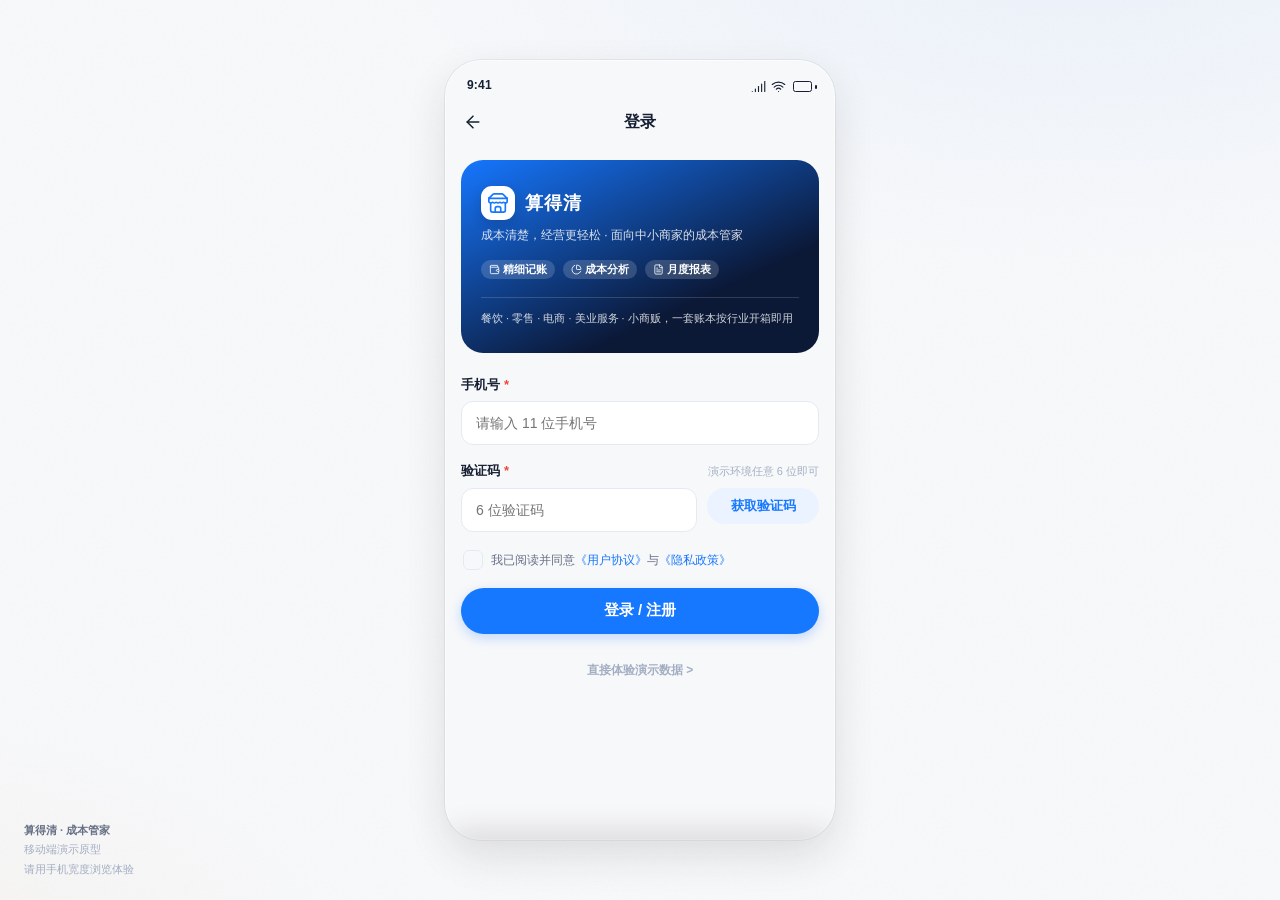
<file: cost-book-mini/index.html>
<!DOCTYPE html>
<html lang="zh-CN">
<head>
<meta charset="UTF-8">
<meta name="viewport" content="width=device-width, initial-scale=1.0, maximum-scale=1.0, user-scalable=no, viewport-fit=cover">
<title>算得清 · 商家成本管家</title>
<link rel="stylesheet" href="styles.css">
</head>
<body>
<!-- 桌面演示说明 -->
<div class="desk-hint"><b>算得清 · 成本管家</b><br>移动端演示原型<br>请用手机宽度浏览体验</div>

<div class="stage">
  <div class="phone">

    <!-- 状态栏 -->
    <div class="statusbar">
      <span class="t-num">9:41</span>
      <span class="sb-icons">
        <i class="ic" data-ic="signal"></i>
        <i class="ic" data-ic="wifi"></i>
        <i class="ic batt"></i>
      </span>
    </div>

    <!-- 导航栏（子页/自定义标题由路由更新） -->
    <nav class="navbar">
      <button class="nav-back" id="navBack" aria-label="返回" hidden><i class="ic" data-ic="arrow-left"></i></button>
      <div class="nav-title" id="navTitle">工作台</div>
      <div class="nav-side" id="navSide"></div>
    </nav>

    <!-- 屏幕槽 -->
    <div class="screens" id="screens">
      <!-- ====== 登录注册 ====== -->
      <section class="screen" data-screen="login" data-title="登录"></section>

      <!-- ====== 行业引导向导 ====== -->
      <section class="screen" data-screen="onboarding" data-title="行业引导"></section>

      <!-- ====== Tab 屏：工作台 ====== -->
      <section class="screen is-tab is-active" data-screen="home" data-title="工作台">
        <div id="homeKpi"></div>
        <div id="homeTrend"></div>
        <div id="homeAlerts"></div>
      </section>

      <!-- ====== Tab 屏：记账 ====== -->
      <section class="screen is-tab" data-screen="record" data-title="记账">
        <div id="recordList"></div>
      </section>

      <!-- ====== Tab 屏：分析 ====== -->
      <section class="screen is-tab" data-screen="analysis" data-title="成本分析">
        <div id="analysisShare"></div>
        <div id="analysisTrend"></div>
        <div id="analysisTop"></div>
        <div id="analysisSupplier"></div>
        <div id="anaHidden"></div>
      </section>

      <!-- ====== Tab 屏：我的 ====== -->
      <section class="screen is-tab" data-screen="mine" data-title="我的">
        <div id="mineBody"></div>
      </section>

      <!-- ====== 子页：记一笔 ====== -->
      <section class="screen" data-screen="form" data-title="记一笔"></section>

      <!-- ====== 子页：行业成本卡 ====== -->
      <section class="screen" data-screen="product" data-title="成本卡"></section>

      <!-- ====== 子页：行业成本卡详情 ====== -->
      <section class="screen" data-screen="product-detail" data-title="成本详情"></section>

      <!-- ====== 子页：成本报表 ====== -->
      <section class="screen" data-screen="reports" data-title="成本报表"></section>

      <!-- ====== 子页：报表详情 ====== -->
      <section class="screen" data-screen="report-detail" data-title="月度报表"></section>

      <!-- ====== 子页：供应商管理 ====== -->
      <section class="screen" data-screen="suppliers" data-title="供应商"></section>

      <!-- ====== 子页：分类管理 ====== -->
      <section class="screen" data-screen="categories" data-title="分类管理"></section>
    </div>

    <!-- 底部 TabBar（冻结，顺序不可改） -->
    <nav class="tabbar" id="tabbar">
      <a href="#" data-tab="home" data-ic="layout-dashboard"><i class="ic" data-ic="layout-dashboard"></i><span>工作台</span></a>
      <a href="#" data-tab="record" data-ic="wallet"><i class="ic" data-ic="wallet"></i><span>记账</span></a>
      <a href="#" data-tab="analysis" data-ic="pie-chart"><i class="ic" data-ic="pie-chart"></i><span>分析</span></a>
      <a href="#" data-tab="mine" data-ic="user"><i class="ic" data-ic="user"></i><span>我的</span></a>
    </nav>

    <!-- 记账页悬浮记账按钮（仅 record 屏显示） -->
    <button class="c-fab is-hidden" id="fabAdd" data-navto="form" aria-label="记一笔"><i class="ic" data-ic="plus"></i></button>

    <!-- 全局交互层 -->
    <div class="c-toast" id="toast"></div>
    <div class="c-mask" id="mask"></div>
    <div class="c-sheet" id="sheet"></div>
    <div class="c-dialog" id="dialog">
      <div class="c-dialog__title">确认操作</div>
      <div class="c-dialog__desc"></div>
      <div class="c-dialog__btns">
        <button class="c-btn c-btn--ghost js-dialog-cancel">取消</button>
        <button class="c-btn c-btn--primary js-dialog-ok">确定</button>
      </div>
    </div>

  </div>
</div>

<!-- 离线图标库：注入 data-ic -->
<script src="icons.js"></script>
<!-- 单一数据源 -->
<script src="mock.js"></script>
<!-- API 桩层（未来真实接口替换点） -->
<script src="api.js"></script>
<!-- 应用核心：路由 / 通用交互 / Tab 屏渲染 -->
<script src="app.js"></script>
<!-- 子页逻辑：记一笔 / 菜品成本 / 报表 / 供应商 / 分类 -->
<script src="subpages.js"></script>
<!-- 登录注册 + 行业引导向导 -->
<script src="onboarding.js"></script>
<!-- 隐性成本算法引擎 -->
<script src="hidden-cost.js"></script>
<!-- 挂载启动 -->
<script>
  (function () {
    injectIcons();
    App.init();
  })();
</script>
</body>
</html>
</file>
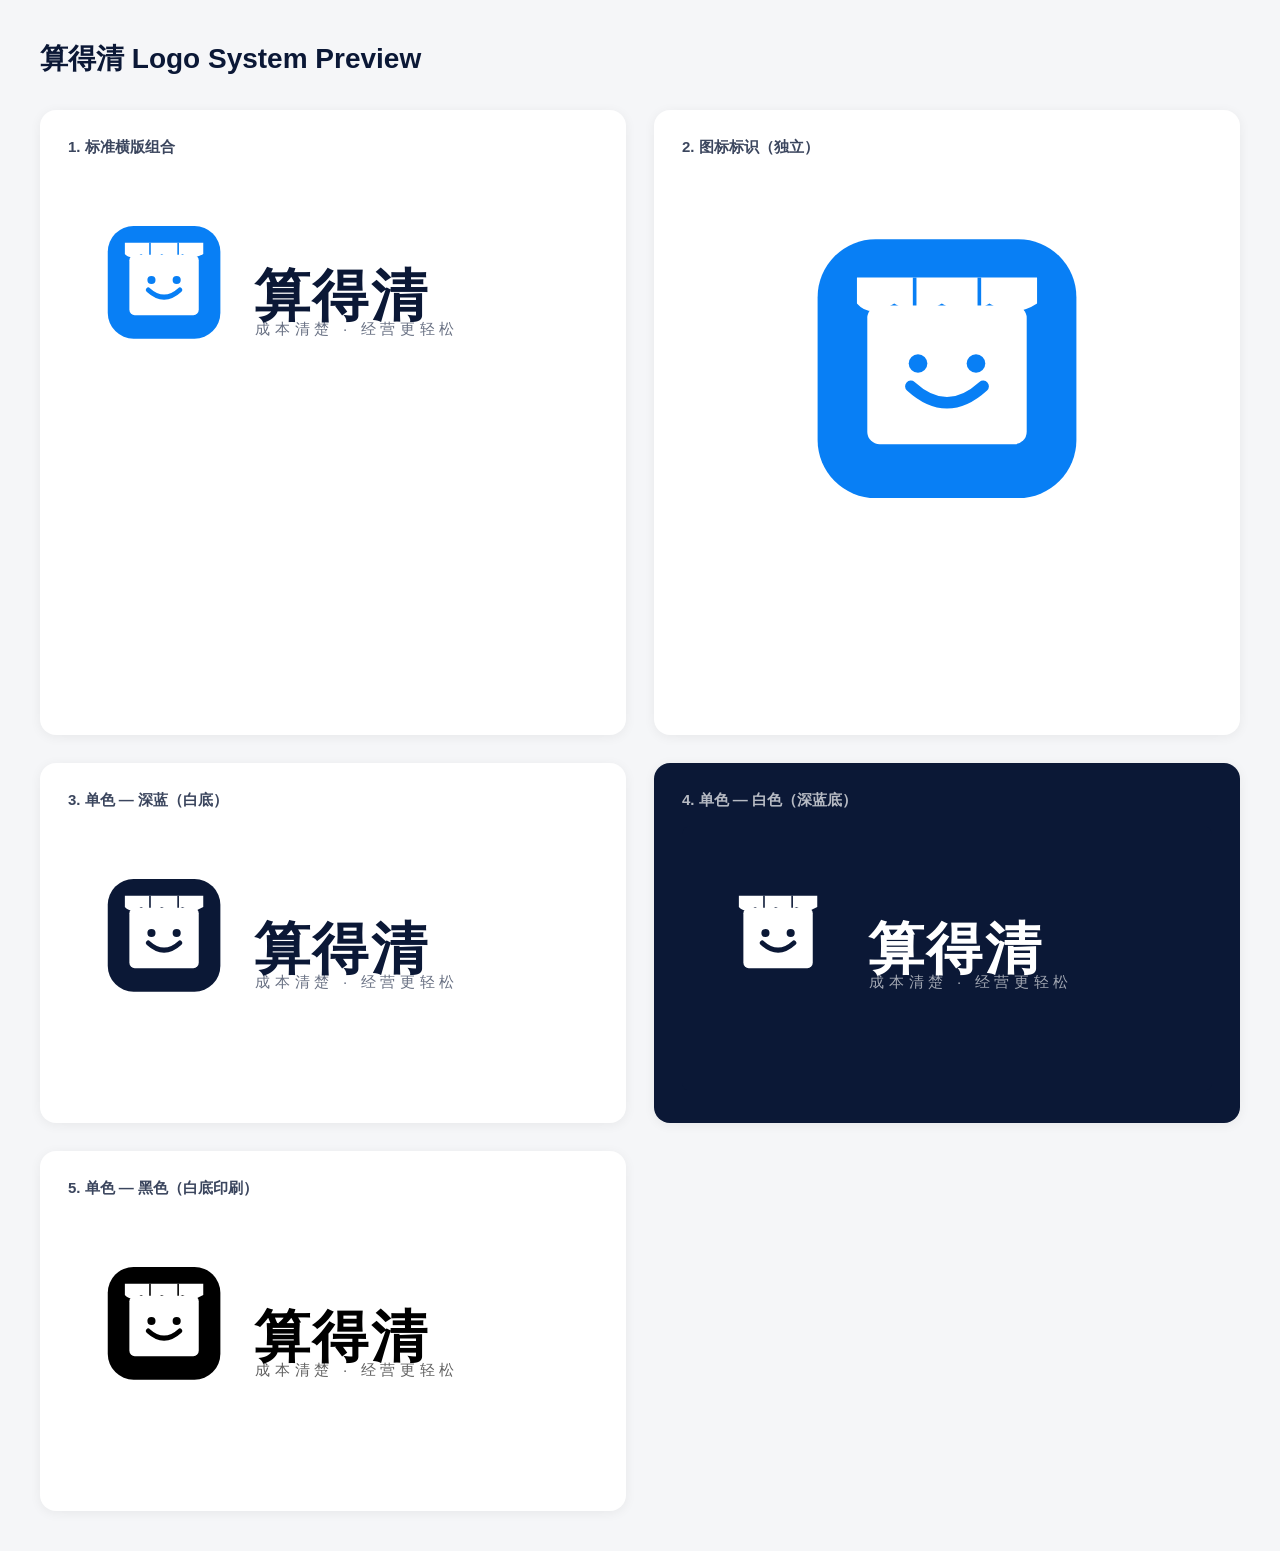
<file: suandeqing-logo/index.html>
﻿<!DOCTYPE html>
<html lang='zh-CN'>
<head>
<meta charset='UTF-8'>
<meta name='viewport' content='width=device-width, initial-scale=1.0'>
<title>算得清 Logo 预览</title>
<style>
  * { margin: 0; padding: 0; box-sizing: border-box; }
  body { font-family: 'PingFang SC','Microsoft YaHei',sans-serif; background: #f5f6f8; color: #0B1836; padding: 40px; }
  h1 { font-size: 28px; margin-bottom: 32px; font-weight: 800; }
  .grid { display: grid; grid-template-columns: repeat(2, 1fr); gap: 28px; }
  .card { background: #fff; border-radius: 16px; padding: 28px; box-shadow: 0 2px 12px rgba(0,0,0,0.06); }
  .card h2 { font-size: 15px; font-weight: 600; margin-bottom: 16px; color: #0B1836; opacity: 0.8; }
  .card img { width: 100%; height: auto; border-radius: 8px; }
  .card.dark { background: #0B1836; }
  .card.dark h2 { color: #fff; opacity: 0.7; }
</style>
</head>
<body>
  <h1>算得清 Logo System Preview</h1>
  <div class='grid'>
    <div class='card'><h2>1. 标准横版组合</h2><img src='assets/logo-horizontal.svg' alt='横版组合'/></div>
    <div class='card'><h2>2. 图标标识（独立）</h2><img src='assets/logo-icon.svg' alt='图标'/></div>
    <div class='card'><h2>3. 单色 — 深蓝（白底）</h2><img src='assets/logo-mono-navy.svg' alt='深蓝单色'/></div>
    <div class='card dark'><h2>4. 单色 — 白色（深蓝底）</h2><img src='assets/logo-mono-white.svg' alt='白色单色'/></div>
    <div class='card'><h2>5. 单色 — 黑色（白底印刷）</h2><img src='assets/logo-mono-black.svg' alt='黑色单色'/></div>
  </div>
</body>
</html>
</file>
<file: cost-book-mini/styles.css>
/* 算得清 · 商家成本管家 — 全局样式
   设计令牌唯一来源（契约 §2），所有页面/组件只引用本文件中的变量与类名。 */

/* ---------- 1. Tokens ---------- */
:root {
  --c-ink: #172033;
  --c-ink-2: #667085;
  --c-ink-3: #A3AEC2;
  --c-paper: #F7F8FA;
  --c-card: #FFFFFF;
  --c-card-2: #F0F3F8;
  --c-line: #E5EAF2;
  --c-brand: #1677FF;
  --c-brand-2: #0B1836;
  --c-brand-soft: #EAF3FF;
  --c-success: #12B76A;
  --c-amber: #F79009;
  --c-amber-soft: #FFF4E5;
  --c-danger: #F04438;
  --c-danger-soft: #FEECEB;
  --r-sm: 8px;
  --r-md: 12px;
  --r-lg: 16px;
  --r-xl: 22px;
  --sh-sm: 0 1px 2px rgba(35, 32, 27, .05);
  --sh-md: 0 6px 18px rgba(35, 32, 27, .07);
  --sh-lg: 0 16px 40px rgba(35, 32, 27, .12);
  --f-body: -apple-system, BlinkMacSystemFont, "PingFang SC", "HarmonyOS Sans SC", "Source Han Sans SC", "Microsoft YaHei", sans-serif;
  --f-num: "Bahnschrift", "DIN Alternate", "Segoe UI", "PingFang SC", sans-serif;
  --ph-w: 390px;
  --ph-h: 780px;
  --tab-h: 56px;
  --nav-h: 44px;
  --ease: cubic-bezier(.4, 0, .2, 1);
}

/* ---------- 2. Base ---------- */
* { margin: 0; padding: 0; box-sizing: border-box; -webkit-tap-highlight-color: transparent; }
html, body { height: 100%; }
body {
  font-family: var(--f-body);
  font-size: 14px;
  line-height: 1.5;
  color: var(--c-ink);
  background:
    radial-gradient(1200px 600px at 85% -10%, rgba(22, 119, 255, .06), transparent 60%),
    radial-gradient(900px 500px at -10% 110%, rgba(185, 122, 18, .05), transparent 55%),
    var(--c-paper);
}
body::before {
  /* 微噪点纹理，营造账本纸质感（离线 data-URI） */
  content: "";
  position: fixed; inset: 0; pointer-events: none; z-index: 0; opacity: .5;
  background-image: url("data:image/svg+xml,%3Csvg xmlns='http://www.w3.org/2000/svg' width='140' height='140'%3E%3Cfilter id='n'%3E%3CfeTurbulence type='fractalNoise' baseFrequency='0.9' numOctaves='2'/%3E%3CfeColorMatrix values='0 0 0 0 0.6 0 0 0 0 0.58 0 0 0 0 0.54 0 0 0 0.04 0'/%3E%3C/filter%3E%3Crect width='140' height='140' filter='url(%23n)'/%3E%3C/svg%3E");
}
a { color: inherit; text-decoration: none; }
button { font-family: inherit; border: none; background: none; cursor: pointer; color: inherit; }
input, textarea, select { font-family: inherit; font-size: 14px; color: var(--c-ink); border: none; outline: none; background: transparent; }
ul, ol { list-style: none; }
.t-num { font-family: var(--f-num); font-variant-numeric: tabular-nums; letter-spacing: .2px; }
.ic { display: inline-flex; align-items: center; justify-content: center; vertical-align: middle; }
.ic svg { width: 100%; height: 100%; }

/* ---------- 3. Phone Stage（演示框架，桌面居中） ---------- */
.stage {
  position: relative;
  min-height: 100vh;
  display: flex; align-items: center; justify-content: center;
  padding: 24px;
  z-index: 1;
}
.phone {
  position: relative;
  width: var(--ph-w); height: var(--ph-h);
  max-height: calc(100vh - 48px);
  background: var(--c-paper);
  border-radius: 36px;
  box-shadow: var(--sh-lg), 0 0 0 1px rgba(35, 32, 27, .06);
  overflow: hidden;
  display: flex; flex-direction: column;
}
.phone::before {
  /* 屏幕内阴影 */
  content: ""; position: absolute; inset: 0; border-radius: 36px; pointer-events: none; z-index: 40;
  box-shadow: inset 0 0 0 1px rgba(255, 255, 255, .5);
}
@media (max-width: 480px) {
  .stage { padding: 0; display: block; }
  .phone { width: 100%; height: 100dvh; max-height: none; border-radius: 0; }
  .phone::before { border-radius: 0; }
}

/* ---------- 4. App Shell ---------- */
.statusbar {
  height: 40px; flex: none;
  display: flex; align-items: flex-end; justify-content: space-between;
  padding: 0 22px 6px;
  font-size: 12px; font-weight: 600; font-family: var(--f-num);
  position: relative; z-index: 30;
}
.statusbar .sb-icons { display: flex; align-items: center; gap: 5px; }
.statusbar .sb-icons .ic { width: 15px; height: 15px; color: var(--c-ink); }
.statusbar .sb-icons .ic.batt::after {
  content: ""; width: 17px; height: 9px; border: 1px solid var(--c-ink); border-radius: 2.5px; position: relative;
}
.statusbar .sb-icons .ic.batt::before {
  content: ""; position: absolute; right: -3.5px; width: 2px; height: 4px; background: var(--c-ink); border-radius: 1px;
}
.statusbar .sb-icons .ic.batt { width: 22px; position: relative; }
.statusbar .sb-icons .ic.batt svg { display: none; }

.navbar {
  height: var(--nav-h); flex: none;
  display: flex; align-items: center; justify-content: center;
  position: relative; z-index: 30;
}
.navbar .nav-back {
  position: absolute; left: 10px; top: 50%; transform: translateY(-50%);
  width: 36px; height: 36px; border-radius: 50%;
  display: flex; align-items: center; justify-content: center;
  color: var(--c-ink); transition: background .2s;
}
.navbar .nav-back:active { background: var(--c-card-2); }
.navbar .nav-back .ic { width: 20px; height: 20px; }
.navbar .nav-title { font-size: 16px; font-weight: 700; letter-spacing: .5px; }
.navbar .nav-side {
  position: absolute; right: 12px; top: 50%; transform: translateY(-50%);
  display: flex; gap: 6px; align-items: center;
}
.navbar .nav-side .pill {
  font-size: 11px; font-weight: 600; color: var(--c-brand);
  background: var(--c-brand-soft); border-radius: 999px; padding: 3px 9px; letter-spacing: .5px;
}

.screens {
  flex: 1; position: relative; overflow: hidden;
}
.screen {
  position: absolute; inset: 0;
  overflow-y: auto; overflow-x: hidden;
  -webkit-overflow-scrolling: touch;
  padding: 8px 16px calc(var(--tab-h) + 20px);
  opacity: 0; visibility: hidden; transform: translateX(24px);
  transition: opacity .28s var(--ease), transform .28s var(--ease), visibility .28s;
}
.screen::-webkit-scrollbar { display: none; }
.screen.is-active { opacity: 1; visibility: visible; transform: none; position: relative; }
.screen.is-stack {
  opacity: 0; visibility: hidden;
  animation: slideIn .3s var(--ease) forwards;
}
.screen.is-unstack { animation: slideOut .3s var(--ease) forwards; }
@keyframes slideIn { from { opacity: 0; transform: translateX(56px); } to { opacity: 1; transform: none; visibility: visible; } }
@keyframes slideOut { from { opacity: 1; transform: none; } to { opacity: 0; transform: translateX(56px); visibility: hidden; } }

/* 滚动条修正：子页也使用 padding，tab 屏底部留白已含 tabbar */
.screen:not(.is-tab) { padding-bottom: 40px; }

/* ---------- 5. TabBar ---------- */
.tabbar {
  position: absolute; left: 0; right: 0; bottom: 0; height: var(--tab-h);
  background: rgba(255, 255, 255, .92);
  backdrop-filter: blur(12px); -webkit-backdrop-filter: blur(12px);
  border-top: 1px solid var(--c-line);
  display: flex; align-items: stretch;
  z-index: 30;
  padding-bottom: env(safe-area-inset-bottom);
}
.tabbar a {
  flex: 1; display: flex; flex-direction: column; align-items: center; justify-content: center; gap: 2px;
  color: var(--c-ink-3); font-size: 10px; font-weight: 500; transition: color .2s;
}
.tabbar a .ic { width: 21px; height: 21px; transition: transform .2s var(--ease); }
.tabbar a:active .ic { transform: scale(.92); }
.tabbar a.is-active { color: var(--c-brand); font-weight: 600; }
.tabbar a.is-active .ic { filter: drop-shadow(0 2px 4px rgba(22, 119, 255, .25)); }

/* ---------- 6. Components ---------- */
/* 卡片 */
.c-card {
  background: var(--c-card);
  border: 1px solid rgba(229, 225, 216, .9);
  border-radius: var(--r-lg);
  box-shadow: var(--sh-sm);
  padding: 16px;
}
.c-card--flat { box-shadow: none; background: var(--c-card-2); border-color: transparent; }
.c-card--hero { background: linear-gradient(150deg, var(--c-brand) 0%, var(--c-brand-2) 78%); border: none; color: #fff; box-shadow: 0 10px 26px rgba(22, 119, 255, .28); }
.c-card + .c-card { margin-top: 12px; }
.sec-title {
  display: flex; align-items: center; justify-content: space-between;
  font-size: 13px; font-weight: 700; color: var(--c-ink);
  margin: 20px 2px 10px;
}
.sec-title .link { font-size: 12px; font-weight: 500; color: var(--c-brand); display: flex; align-items: center; gap: 2px; }
.sec-title .link .ic { width: 13px; height: 13px; }

/* 按钮 */
.c-btn {
  display: inline-flex; align-items: center; justify-content: center; gap: 6px;
  height: 38px; padding: 0 18px;
  border-radius: 999px; font-size: 14px; font-weight: 600;
  transition: transform .15s var(--ease), background .2s, box-shadow .2s, opacity .2s;
}
.c-btn:active { transform: scale(.97); }
.c-btn .ic { width: 16px; height: 16px; }
.c-btn--primary { background: var(--c-brand); color: #fff; box-shadow: 0 4px 12px rgba(22, 119, 255, .25); }
.c-btn--primary:active { background: var(--c-brand-2); }
.c-btn--soft { background: var(--c-brand-soft); color: var(--c-brand); }
.c-btn--soft:active { background: #D9E9FF; }
.c-btn--ghost { background: transparent; color: var(--c-ink-2); border: 1px solid var(--c-line); }
.c-btn--ghost:active { background: var(--c-card-2); }
.c-btn--danger { background: var(--c-danger-soft); color: var(--c-danger); }
.c-btn--danger:active { background: #FCD7D3; }
.c-btn--sm { height: 30px; padding: 0 13px; font-size: 12px; border-radius: 8px; }
.c-btn--md { height: 36px; font-size: 13px; }
.c-btn--block { display: flex; width: 100%; }
.c-btn:disabled { opacity: .45; pointer-events: none; }

/* 标签 */
.c-tag {
  display: inline-flex; align-items: center; gap: 3px;
  font-size: 11px; font-weight: 600; line-height: 1;
  padding: 4px 8px; border-radius: 999px;
  background: var(--c-card-2); color: var(--c-ink-2);
}
.c-tag .ic { width: 11px; height: 11px; }
.c-tag--ok { background: var(--c-brand-soft); color: var(--c-brand); }
.c-tag--warn { background: var(--c-amber-soft); color: var(--c-amber); }
.c-tag--danger { background: var(--c-danger-soft); color: var(--c-danger); }
.c-tag--outline { background: transparent; border: 1px solid var(--c-line); color: var(--c-ink-2); }

/* 列表行 */
.c-cell {
  display: flex; align-items: center; gap: 12px;
  padding: 12px 2px;
  border-bottom: 1px solid var(--c-line); cursor: pointer;
  transition: background .15s;
}
.c-cell:active { background: var(--c-card-2); }
.c-cell:last-child { border-bottom: none; }
.c-cell__icon {
  width: 36px; height: 36px; flex: none; border-radius: 10px;
  display: flex; align-items: center; justify-content: center;
}
.c-cell__icon .ic { width: 18px; height: 18px; }
.c-cell__body { flex: 1; min-width: 0; }
.c-cell__title { font-size: 14px; font-weight: 600; color: var(--c-ink); }
.c-cell__sub { font-size: 12px; color: var(--c-ink-3); margin-top: 1px; }
.c-cell__value { font-size: 14px; font-weight: 700; font-family: var(--f-num); font-variant-numeric: tabular-nums; }
.c-cell__value small { font-size: 11px; font-weight: 500; color: var(--c-ink-3); margin-left: 2px; }
.c-cell__arrow { color: var(--c-ink-3); }
.c-cell__arrow .ic { width: 16px; height: 16px; }

/* 表单 */
.c-field { margin-bottom: 16px; }
.c-field__label { font-size: 13px; font-weight: 600; color: var(--c-ink); margin-bottom: 7px; display: flex; align-items: center; gap: 4px; }
.c-field__label .req { color: var(--c-danger); }
.c-field__tip { font-size: 11px; color: var(--c-ink-3); margin-left: auto; font-weight: 400; }
.c-input {
  width: 100%; height: 44px; padding: 0 14px;
  background: var(--c-card); border: 1px solid var(--c-line); border-radius: var(--r-md);
  transition: border .2s, box-shadow .2s;
}
.c-input:focus { border-color: var(--c-brand); box-shadow: 0 0 0 3px rgba(22, 119, 255, .12); }
.c-input--amount { font-size: 28px; font-weight: 700; font-family: var(--f-num); height: 60px; border-radius: var(--r-md); text-align: center; letter-spacing: .5px; }
.c-input--amount:focus { border-color: var(--c-brand); }
.c-textarea { width: 100%; min-height: 76px; padding: 12px 14px; background: var(--c-card); border: 1px solid var(--c-line); border-radius: var(--r-md); resize: none; line-height: 1.55; }
.c-textarea:focus { border-color: var(--c-brand); box-shadow: 0 0 0 3px rgba(22, 119, 255, .12); }
.c-input-phone { font-family: var(--f-num); font-variant-numeric: tabular-nums; }
.c-switch-row { display: flex; align-items: center; justify-content: space-between; padding: 4px 0; }
.c-switch-row .lbl { font-size: 14px; font-weight: 500; }
.c-switch-row .lbl small { display: block; font-size: 11px; color: var(--c-ink-3); font-weight: 400; margin-top: 1px; }
.c-switch { position: relative; width: 44px; height: 26px; border-radius: 999px; background: var(--c-line); transition: background .25s var(--ease); flex: none; }
.c-switch::after { content: ""; position: absolute; top: 3px; left: 3px; width: 20px; height: 20px; border-radius: 50%; background: #fff; box-shadow: 0 1px 3px rgba(0,0,0,.2); transition: transform .25s var(--ease); }
.c-switch.is-on { background: var(--c-brand); }
.c-switch.is-on::after { transform: translateX(18px); }

/* 分段控件 / 筛选 chips */
.c-seg {
  display: flex; background: var(--c-card-2); border-radius: 10px; padding: 3px; gap: 3px;
}
.c-seg button {
  flex: 1; height: 32px; border-radius: 8px; font-size: 13px; font-weight: 600; color: var(--c-ink-2);
  transition: all .2s var(--ease);
}
.c-seg button.is-active { background: var(--c-card); color: var(--c-ink); box-shadow: var(--sh-sm); }
.chips { display: flex; gap: 8px; flex-wrap: wrap; }
.c-chip {
  height: 32px; padding: 0 14px; border-radius: 999px;
  background: var(--c-card); border: 1px solid var(--c-line);
  font-size: 13px; font-weight: 500; color: var(--c-ink-2);
  display: inline-flex; align-items: center; gap: 5px;
  transition: all .18s var(--ease);
}
.c-chip .ic { width: 14px; height: 14px; }
.c-chip.is-active { background: var(--c-brand-soft); border-color: var(--c-brand); color: var(--c-brand); font-weight: 600; }

/* KPI 指标卡 */
.c-kpi { display: flex; align-items: flex-end; justify-content: space-between; }
.c-kpi__label { font-size: 12px; color: var(--c-ink-2); display: flex; align-items: center; gap: 5px; }
.c-kpi__label .ic { width: 13px; height: 13px; color: var(--c-ink-3); }
.c-kpi__num { font-size: 26px; font-weight: 700; font-family: var(--f-num); font-variant-numeric: tabular-nums; line-height: 1.15; margin-top: 6px; }
.c-kpi__num small { font-size: 13px; font-weight: 600; color: var(--c-ink-2); margin-left: 3px; }
.c-kpi__delta { display: inline-flex; align-items: center; gap: 2px; font-size: 11px; font-weight: 600; padding: 2px 7px; border-radius: 999px; margin-left: auto; }
.c-kpi__delta .ic { width: 11px; height: 11px; }
.c-kpi__delta--up { background: var(--c-danger-soft); color: var(--c-danger); }
.c-kpi__delta--down { background: var(--c-brand-soft); color: var(--c-brand); }

/* 骨架屏 */
.c-skeleton { animation: shimmer 1.3s ease-in-out infinite; }
.c-skeleton__line { height: 12px; border-radius: 6px; margin-bottom: 10px; }
.c-skeleton__box { border-radius: var(--r-md); }
.sk-card { border-radius: var(--r-lg); }
@keyframes shimmer { 0%, 100% { opacity: 1; } 50% { opacity: .55; } }

/* 空状态 */
.c-empty { text-align: center; padding: 48px 0 36px; color: var(--c-ink-3); }
.c-empty .ic { width: 44px; height: 44px; color: var(--c-ink-3); opacity: .5; margin-bottom: 10px; }
.c-empty p { font-size: 13px; }
.c-empty .sub { font-size: 11px; margin-top: 3px; opacity: .8; }

/* Toast / Sheet / Dialog */
.c-toast {
  position: absolute; left: 50%; top: 96px; transform: translateX(-50%) translateY(-8px);
  background: rgba(35, 32, 27, .92); color: #fff; font-size: 13px; font-weight: 500;
  padding: 9px 18px; border-radius: 999px; z-index: 90;
  opacity: 0; visibility: hidden; transition: all .28s var(--ease);
  max-width: 80%; text-align: center; white-space: nowrap;
}
.c-toast.is-show { opacity: 1; visibility: visible; transform: translateX(-50%) translateY(0); }

.c-mask {
  position: absolute; inset: 0; background: rgba(35, 32, 27, .45); z-index: 60;
  opacity: 0; visibility: hidden; transition: opacity .25s var(--ease), visibility .25s;
}
.c-mask.is-show { opacity: 1; visibility: visible; }

.c-sheet {
  position: absolute; left: 0; right: 0; bottom: 0; z-index: 70;
  background: var(--c-card); border-radius: 20px 20px 0 0;
  padding: 8px 12px calc(16px + env(safe-area-inset-bottom));
  transform: translateY(100%); transition: transform .3s var(--ease);
  box-shadow: 0 -8px 30px rgba(35, 32, 27, .16);
}
.c-sheet.is-show { transform: none; }
.c-sheet__grab { width: 36px; height: 4px; border-radius: 2px; background: var(--c-line); margin: 4px auto 10px; }
.c-sheet__title { text-align: center; font-size: 13px; font-weight: 600; color: var(--c-ink-2); padding-bottom: 8px; }
.c-sheet__item {
  display: flex; align-items: center; gap: 10px;
  padding: 13px 12px; border-radius: var(--r-md); font-size: 14px; font-weight: 500;
  transition: background .15s;
}
.c-sheet__item:active { background: var(--c-card-2); }
.c-sheet__item .ic { width: 18px; height: 18px; }
.c-sheet__item--danger { color: var(--c-danger); }
.c-sheet__item--danger .ic { color: var(--c-danger); }

.c-dialog {
  position: absolute; left: 50%; top: 42%; transform: translate(-50%, -50%) scale(.94); z-index: 80;
  width: 300px; background: var(--c-card); border-radius: 20px;
  padding: 22px 20px 16px; text-align: center;
  box-shadow: var(--sh-lg);
  opacity: 0; visibility: hidden; transition: all .25s var(--ease);
}
.c-dialog.is-show { opacity: 1; visibility: visible; transform: translate(-50%, -50%) scale(1); }
.c-dialog__title { font-size: 16px; font-weight: 700; }
.c-dialog__desc { font-size: 13px; color: var(--c-ink-2); margin-top: 7px; line-height: 1.6; }
.c-dialog__btns { display: flex; gap: 10px; margin-top: 20px; }
.c-dialog__btns .c-btn { flex: 1; }

/* 进度条 / 柱状图 / 迷你比例条 */
.c-progress { height: 6px; border-radius: 3px; background: var(--c-card-2); overflow: hidden; }
.c-progress__bar { height: 100%; border-radius: 3px; background: var(--c-brand); transition: width .8s var(--ease); }
.c-progress__bar--amber { background: var(--c-amber); }
.c-progress__bar--danger { background: var(--c-danger); }
.c-bars { display: flex; align-items: flex-end; gap: 10px; height: 120px; padding-top: 6px; }
.c-bars__col { flex: 1; display: flex; flex-direction: column; align-items: center; gap: 7px; height: 100%; justify-content: flex-end; }
.c-bars__col .bar { width: 62%; border-radius: 5px 5px 2px 2px; transform-origin: bottom; animation: growBar .7s var(--ease) both; }
.c-bars__col .bar--cost { background: linear-gradient(180deg, var(--c-brand), var(--c-brand-2)); }
.c-bars__col .bar--rev { background: linear-gradient(180deg, var(--c-amber), #D68F1E); opacity: .85; }
.c-bars__col .lbl { font-size: 10px; color: var(--c-ink-3); }
.c-bars__col .val { font-size: 10px; color: var(--c-ink-3); font-family: var(--f-num); }
@keyframes growBar { from { transform: scaleY(0); } to { transform: scaleY(1); } }
.mini-bar { height: 6px; border-radius: 3px; background: var(--c-card-2); overflow: hidden; flex: 1; }
.mini-bar__fill { height: 100%; border-radius: 3px; }

/* FAB */
.c-fab {
  position: absolute; right: 18px; bottom: calc(var(--tab-h) + 18px); z-index: 25;
  width: 52px; height: 52px; border-radius: 50%;
  background: var(--c-brand); color: #fff;
  display: flex; align-items: center; justify-content: center;
  box-shadow: 0 8px 22px rgba(22, 119, 255, .38);
  transition: transform .2s var(--ease);
}
.c-fab .ic { width: 22px; height: 22px; }
.c-fab:active { transform: scale(.94); }
.c-fab.is-hidden { opacity: 0; visibility: hidden; }

/* 分组 */
.c-group { margin-bottom: 12px; }
.c-group .g-title { font-size: 12px; font-weight: 600; color: var(--c-ink-3); padding: 14px 2px 8px; }

/* 搜索框 */
.c-search {
  display: flex; align-items: center; gap: 8px;
  height: 38px; padding: 0 13px;
  background: var(--c-card); border: 1px solid var(--c-line); border-radius: 12px;
  transition: border .2s;
}
.c-search:focus-within { border-color: var(--c-brand); }
.c-search .ic { width: 16px; height: 16px; color: var(--c-ink-3); flex: none; }
.c-search input { flex: 1; font-size: 13px; }

/* 表格（报表用） */
.c-table { width: 100%; border-collapse: collapse; font-size: 12.5px; }
.c-table th {
  text-align: left; font-size: 11px; font-weight: 600; color: var(--c-ink-3);
  padding: 8px 8px; border-bottom: 1px solid var(--c-line);
}
.c-table td { padding: 10px 8px; border-bottom: 1px solid var(--c-line); font-family: var(--f-num); font-variant-numeric: tabular-nums; }
.c-table td:first-child, .c-table th:first-child { padding-left: 2px; }
.c-table td:last-child, .c-table th:last-child { padding-right: 2px; text-align: right; }
.c-table tbody tr:last-child td { border-bottom: none; }
.c-table .num { font-weight: 600; }

/* 列表头部过滤条 */
.filterbar { display: flex; gap: 8px; margin-bottom: 12px; }
.filterbar .c-search { flex: 1; }

/* 记录分组日期 */
.day-divider {
  display: flex; align-items: center; gap: 10px;
  font-size: 11px; font-weight: 600; color: var(--c-ink-3);
  margin: 14px 2px 6px;
}
.day-divider::after { content: ""; flex: 1; height: 1px; background: var(--c-line); }

/* 凭证缩略图 */
.receipt-thumb {
  width: 46px; height: 46px; flex: none; border-radius: 10px;
  background: var(--c-card-2); display: flex; align-items: center; justify-content: center;
  color: var(--c-ink-3); border: 1px dashed var(--c-line);
}
.receipt-thumb .ic { width: 18px; height: 18px; }
.receipt-thumb--img { background: var(--c-brand-soft); border: none; color: var(--c-brand); }

/* 菜品成本条 */
.cost-row { display: flex; align-items: center; gap: 10px; padding: 10px 0; border-bottom: 1px solid var(--c-line); }
.cost-row:last-child { border-bottom: none; }
.cost-row .info { width: 74px; flex: none; }
.cost-row .info .n { font-size: 13px; font-weight: 600; }
.cost-row .info .pct { font-size: 11px; color: var(--c-ink-3); }
.cost-row .mini-bar { max-width: 100%; }

/* 详情 KPI 环形 */
.donut-wrap { display: flex; align-items: center; gap: 20px; }
.donut { position: relative; width: 108px; height: 108px; flex: none; }
.donut .ring { transform: rotate(-90deg); }
.donut .ring .bg { fill: none; stroke: var(--c-card-2); stroke-width: 11; }
.donut .ring .fg { fill: none; stroke: var(--c-brand); stroke-width: 11; stroke-linecap: round; stroke-dasharray: 251.2; stroke-dashoffset: 251.2; transition: stroke-dashoffset 1s var(--ease); }
.donut .center { position: absolute; inset: 0; display: flex; flex-direction: column; align-items: center; justify-content: center; }
.donut .center .v { font-size: 20px; font-weight: 700; font-family: var(--f-num); }
.donut .center .t { font-size: 10px; color: var(--c-ink-3); }

/* 环形图图例 */
.legend { display: flex; flex-direction: column; gap: 8px; flex: 1; }
.legend .row { display: flex; align-items: center; gap: 8px; font-size: 12.5px; }
.legend .dot { width: 8px; height: 8px; border-radius: 2.5px; flex: none; }
.legend .name { flex: 1; color: var(--c-ink-2); }
.legend .amt { font-family: var(--f-num); font-weight: 600; }
.legend .pct { color: var(--c-ink-3); width: 38px; text-align: right; font-family: var(--f-num); }

/* 登录样式 */
.lock-hero { background: linear-gradient(155deg, var(--c-brand) 0%, var(--c-brand-2) 70%); border-radius: var(--r-xl); padding: 26px 20px; color: #fff; margin-bottom: 22px; }
.lock-hero .brand { display: flex; align-items: center; gap: 10px; font-size: 18px; font-weight: 800; letter-spacing: 1px; }
.lock-hero .brand .ic { width: 22px; height: 22px; }
.lock-hero .brand-mark { width: 34px; height: 34px; border-radius: 11px; display: inline-flex; align-items: center; justify-content: center; background: #fff; color: var(--c-brand); box-shadow: 0 5px 12px rgba(11, 24, 54, .16); }
.lock-hero .brand-mark .ic { width: 22px; height: 22px; }
.lock-hero .slogan { font-size: 12px; opacity: .85; margin-top: 6px; }
.lock-hero .price-note { margin-top: 18px; font-size: 11px; opacity: .8; border-top: 1px solid rgba(255,255,255,.2); padding-top: 12px; }

/* 桌面留白说明 */
.desk-hint {
  position: fixed; left: 24px; bottom: 20px; z-index: 5;
  font-size: 11px; color: var(--c-ink-3); line-height: 1.8;
  max-width: 180px;
}
.desk-hint b { color: var(--c-ink-2); }
@media (max-width: 1100px) { .desk-hint { display: none; } }

/* 分段筛选行 */
.seg-row { display: flex; align-items: center; justify-content: space-between; gap: 10px; margin-bottom: 12px; }
.seg-row .c-seg { flex: 1; }

/* ---------- 7. 登录与行业引导 ---------- */
.ob-dot {
  width: 26px; height: 26px; border-radius: 50%; flex: none;
  display: flex; align-items: center; justify-content: center;
  background: var(--c-card); border: 1.5px solid var(--c-line);
  font-size: 12px; font-weight: 700; color: var(--c-ink-3);
  transition: all .25s var(--ease);
}
.ob-dot .ic { width: 13px; height: 13px; color: #fff; }
.ob-dot.is-cur { border-color: var(--c-brand); color: var(--c-brand); box-shadow: 0 0 0 3px rgba(22, 119, 255, .12); }
.ob-dot.is-done { background: var(--c-brand); border-color: var(--c-brand); color: #fff; }
.ob-line { flex: 1; height: 2px; border-radius: 1px; background: var(--c-line); transition: background .25s var(--ease); }
.ob-line.is-done { background: var(--c-brand); }
.ob-title { font-size: 20px; font-weight: 800; letter-spacing: .3px; }
.ob-sub { font-size: 12.5px; color: var(--c-ink-2); margin-top: 5px; margin-bottom: 4px; }

.ob-grid { display: grid; grid-template-columns: 1fr 1fr; gap: 10px; margin-top: 18px; }
.ob-card {
  display: flex; flex-direction: column; align-items: flex-start; gap: 6px;
  padding: 14px 14px 13px; border-radius: var(--r-lg);
  background: var(--c-card); border: 1.5px solid var(--c-line);
  text-align: left; transition: all .2s var(--ease);
}
.ob-card:active { transform: scale(.97); }
.ob-card__icon {
  width: 40px; height: 40px; border-radius: 12px;
  display: flex; align-items: center; justify-content: center;
  background: var(--c-brand-soft); color: var(--c-brand);
  transition: all .2s var(--ease);
}
.ob-card__name { font-size: 14.5px; font-weight: 700; }
.ob-card__desc { font-size: 11px; color: var(--c-ink-3); line-height: 1.4; }
.ob-card.is-active { border-color: var(--c-brand); background: var(--c-brand-soft); }
.ob-card.is-active .ob-card__icon { background: var(--c-brand); color: #fff; }

/* 登录页协议勾选按钮：透明状态时隐藏对勾 */
#lgAgree { color: transparent; }
#lgAgree .ic { width: 13px; height: 13px; }
</file>
